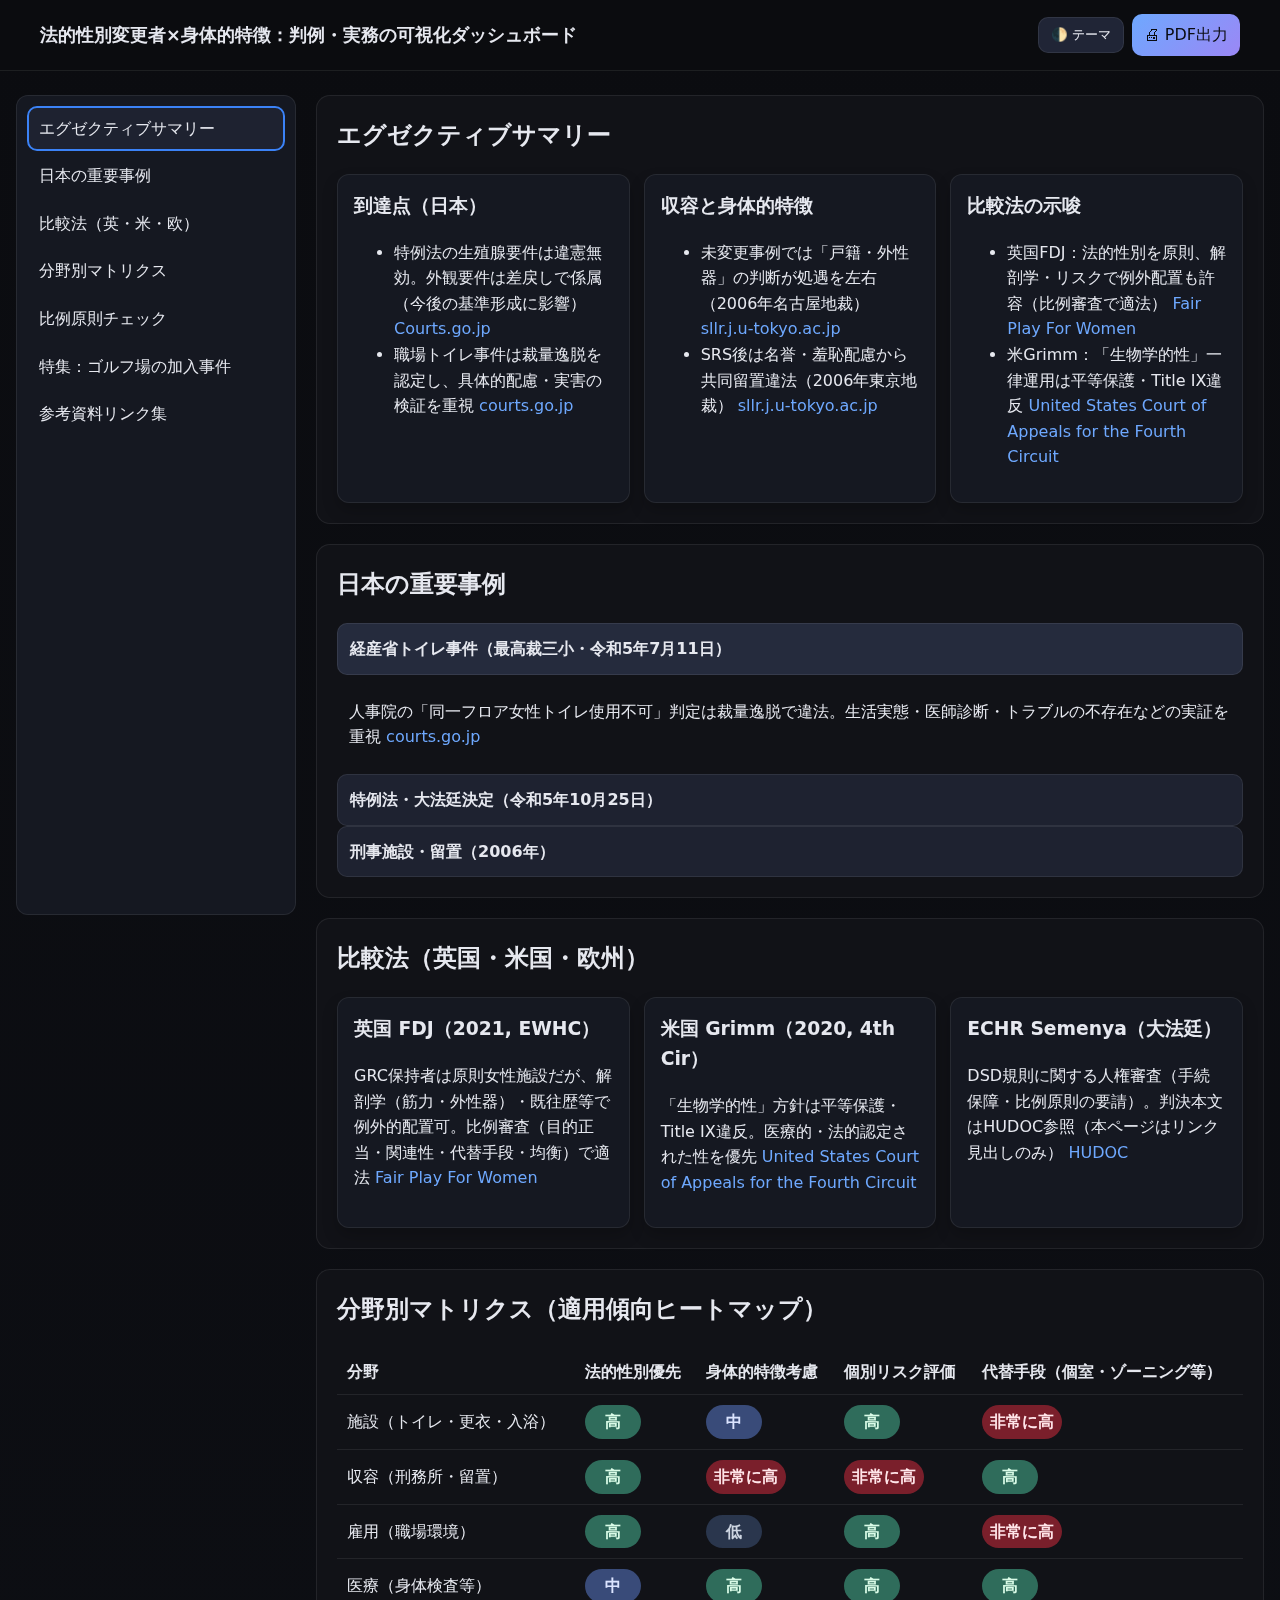
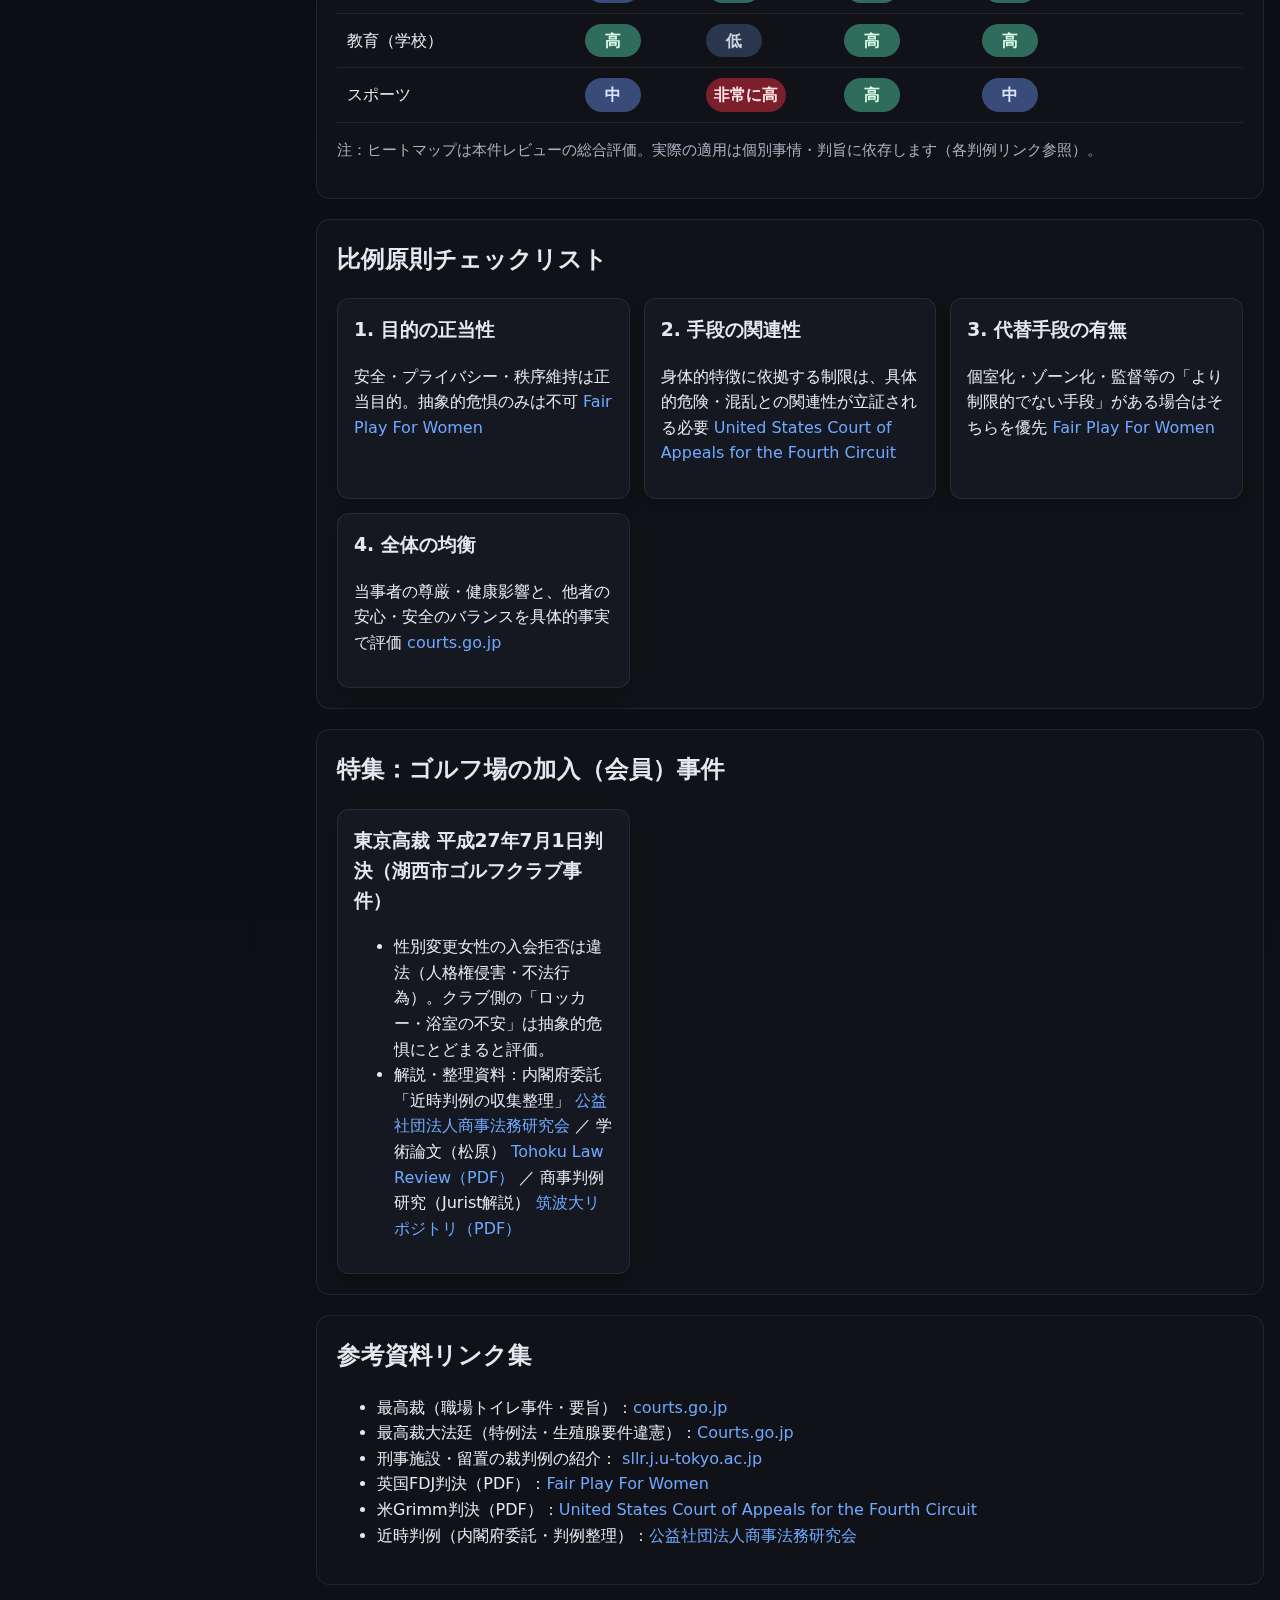
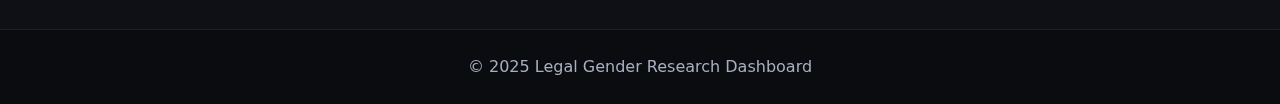
<file: index.html>
<!DOCTYPE html>
<html lang="ja">
<head>
  <meta charset="utf-8" />
  <meta name="viewport" content="width=device-width,initial-scale=1" />
  <meta name="theme-color" content="#0b0c10" />
  <title>法的性別変更者×身体的特徴：判例・実務の可視化ダッシュボード</title>
  <meta name="description" content="日本中心の主要判例と比較法（英・米・欧）を、図表で直感的に理解できる可視化レポート。ゴルフ場加入判例も収録。" />
  <link rel="stylesheet" href="./assets/css/styles.css" />
</head>
<body>
  <header class="site-header">
    <div class="container header-inner">
      <h1 class="site-title">法的性別変更者×身体的特徴：判例・実務の可視化ダッシュボード</h1>
      <div class="header-actions">
        <button id="themeToggle" class="btn btn-secondary" aria-label="テーマ切り替え">🌓 テーマ</button>
        <a class="btn btn-primary" href="#" onclick="window.print();return false;">🖨 PDF出力</a>
      </div>
    </div>
  </header>

  <div class="layout">
    <aside class="sidebar" aria-label="セクションナビゲーション">
      <nav class="side-nav">
        <ul>
          <li><a href="#summary">エグゼクティブサマリー</a></li>
          <li><a href="#japan-cases">日本の重要事例</a></li>
          <li><a href="#comparative">比較法（英・米・欧）</a></li>
          <li><a href="#matrix">分野別マトリクス</a></li>
          <li><a href="#proportionality">比例原則チェック</a></li>
          <li><a href="#golf">特集：ゴルフ場の加入事件</a></li>
          <li><a href="#references">参考資料リンク集</a></li>
        </ul>
      </nav>
    </aside>

    <main class="content">
      <section id="summary" class="section">
        <h2>エグゼクティブサマリー</h2>
        <div class="cards">
          <article class="card">
            <h3>到達点（日本）</h3>
            <ul>
              <li>特例法の生殖腺要件は違憲無効。外観要件は差戻しで係属（今後の基準形成に影響） <a href="https://www.courts.go.jp/app/files/hanrei_jp/527/092527_hanrei.pdf" target="_blank" rel="noopener">Courts.go.jp</a></li>
              <li>職場トイレ事件は裁量逸脱を認定し、具体的配慮・実害の検証を重視 <a href="https://www.courts.go.jp/app/hanrei_jp/detail2?id=92191" target="_blank" rel="noopener">courts.go.jp</a></li>
            </ul>
          </article>
          <article class="card">
            <h3>収容と身体的特徴</h3>
            <ul>
              <li>未変更事例では「戸籍・外性器」の判断が処遇を左右（2006年名古屋地裁） <a href="http://www.sllr.j.u-tokyo.ac.jp/06/papers/v06part05(nemoto).pdf" target="_blank" rel="noopener">sllr.j.u-tokyo.ac.jp</a></li>
              <li>SRS後は名誉・羞恥配慮から共同留置違法（2006年東京地裁） <a href="http://www.sllr.j.u-tokyo.ac.jp/06/papers/v06part05(nemoto).pdf" target="_blank" rel="noopener">sllr.j.u-tokyo.ac.jp</a></li>
            </ul>
          </article>
          <article class="card">
            <h3>比較法の示唆</h3>
            <ul>
              <li>英国FDJ：法的性別を原則、解剖学・リスクで例外配置も許容（比例審査で適法） <a href="https://fairplayforwomen.com/wp-content/uploads/2021/07/FDJ-v-SSJ-judgment-approved-as-handed-down-on-02.07.21-002.pdf" target="_blank" rel="noopener">Fair Play For Women</a></li>
              <li>米Grimm：「生物学的性」一律運用は平等保護・Title IX違反 <a href="https://www.ca4.uscourts.gov/opinions/191952.P.pdf" target="_blank" rel="noopener">United States Court of Appeals for the Fourth Circuit</a></li>
            </ul>
          </article>
        </div>
      </section>

      <section id="japan-cases" class="section">
        <h2>日本の重要事例</h2>

        <details class="accordion" open>
          <summary>経産省トイレ事件（最高裁三小・令和5年7月11日）</summary>
          <div class="accordion-body">
            <p>人事院の「同一フロア女性トイレ使用不可」判定は裁量逸脱で違法。生活実態・医師診断・トラブルの不存在などの実証を重視 <a href="https://www.courts.go.jp/app/hanrei_jp/detail2?id=92191" target="_blank" rel="noopener">courts.go.jp</a></p>
          </div>
        </details>

        <details class="accordion">
          <summary>特例法・大法廷決定（令和5年10月25日）</summary>
          <div class="accordion-body">
            <ul>
              <li>3条1項4号（生殖腺要件）：憲法13条違反・無効</li>
              <li>3条1項5号（外観要件）：審理差戻し（反対意見は公衆浴場の混乱回避目的に言及） <a href="https://www.courts.go.jp/app/files/hanrei_jp/527/092527_hanrei.pdf" target="_blank" rel="noopener">Courts.go.jp</a></li>
            </ul>
          </div>
        </details>

        <details class="accordion">
          <summary>刑事施設・留置（2006年）</summary>
          <div class="accordion-body">
            <ul>
              <li>名古屋地裁：戸籍男性・男性器一部残存→男性受刑者処遇は裁量内 <a href="http://www.sllr.j.u-tokyo.ac.jp/06/papers/v06part05(nemoto).pdf" target="_blank" rel="noopener">sllr.j.u-tokyo.ac.jp</a></li>
              <li>東京地裁：SRS後の者を男子と共同留置したのは違法（名誉・羞恥保護） <a href="http://www.sllr.j.u-tokyo.ac.jp/06/papers/v06part05(nemoto).pdf" target="_blank" rel="noopener">sllr.j.u-tokyo.ac.jp</a></li>
            </ul>
          </div>
        </details>
      </section>

      <section id="comparative" class="section">
        <h2>比較法（英国・米国・欧州）</h2>
        <div class="cards">
          <article class="card">
            <h3>英国 FDJ（2021, EWHC）</h3>
            <p>GRC保持者は原則女性施設だが、解剖学（筋力・外性器）・既往歴等で例外的配置可。比例審査（目的正当・関連性・代替手段・均衡）で適法 <a href="https://fairplayforwomen.com/wp-content/uploads/2021/07/FDJ-v-SSJ-judgment-approved-as-handed-down-on-02.07.21-002.pdf" target="_blank" rel="noopener">Fair Play For Women</a></p>
          </article>
          <article class="card">
            <h3>米国 Grimm（2020, 4th Cir）</h3>
            <p>「生物学的性」方針は平等保護・Title IX違反。医療的・法的認定された性を優先 <a href="https://www.ca4.uscourts.gov/opinions/191952.P.pdf" target="_blank" rel="noopener">United States Court of Appeals for the Fourth Circuit</a></p>
          </article>
          <article class="card">
            <h3>ECHR Semenya（大法廷）</h3>
            <p>DSD規則に関する人権審査（手続保障・比例原則の要請）。判決本文はHUDOC参照（本ページはリンク見出しのみ） <a href="https://hudoc.echr.coe.int/eng?i=001-244348" target="_blank" rel="noopener">HUDOC</a></p>
          </article>
        </div>
      </section>

      <section id="matrix" class="section">
        <h2>分野別マトリクス（適用傾向ヒートマップ）</h2>
        <div class="table-wrap">
          <table class="heatmap">
            <thead>
              <tr>
                <th>分野</th>
                <th>法的性別優先</th>
                <th>身体的特徴考慮</th>
                <th>個別リスク評価</th>
                <th>代替手段（個室・ゾーニング等）</th>
              </tr>
            </thead>
            <tbody>
              <tr>
                <td>施設（トイレ・更衣・入浴）</td>
                <td><span class="level level-3">高</span></td>
                <td><span class="level level-2">中</span></td>
                <td><span class="level level-3">高</span></td>
                <td><span class="level level-4">非常に高</span></td>
              </tr>
              <tr>
                <td>収容（刑務所・留置）</td>
                <td><span class="level level-3">高</span></td>
                <td><span class="level level-4">非常に高</span></td>
                <td><span class="level level-4">非常に高</span></td>
                <td><span class="level level-3">高</span></td>
              </tr>
              <tr>
                <td>雇用（職場環境）</td>
                <td><span class="level level-3">高</span></td>
                <td><span class="level level-1">低</span></td>
                <td><span class="level level-3">高</span></td>
                <td><span class="level level-4">非常に高</span></td>
              </tr>
              <tr>
                <td>医療（身体検査等）</td>
                <td><span class="level level-2">中</span></td>
                <td><span class="level level-3">高</span></td>
                <td><span class="level level-3">高</span></td>
                <td><span class="level level-3">高</span></td>
              </tr>
              <tr>
                <td>教育（学校）</td>
                <td><span class="level level-3">高</span></td>
                <td><span class="level level-1">低</span></td>
                <td><span class="level level-3">高</span></td>
                <td><span class="level level-3">高</span></td>
              </tr>
              <tr>
                <td>スポーツ</td>
                <td><span class="level level-2">中</span></td>
                <td><span class="level level-4">非常に高</span></td>
                <td><span class="level level-3">高</span></td>
                <td><span class="level level-2">中</span></td>
              </tr>
            </tbody>
          </table>
        </div>
        <p class="note">注：ヒートマップは本件レビューの総合評価。実際の適用は個別事情・判旨に依存します（各判例リンク参照）。</p>
      </section>

      <section id="proportionality" class="section">
        <h2>比例原則チェックリスト</h2>
        <div class="checklist cards">
          <article class="card">
            <h3>1. 目的の正当性</h3>
            <p>安全・プライバシー・秩序維持は正当目的。抽象的危惧のみは不可 <a href="https://fairplayforwomen.com/wp-content/uploads/2021/07/FDJ-v-SSJ-judgment-approved-as-handed-down-on-02.07.21-002.pdf" target="_blank" rel="noopener">Fair Play For Women</a></p>
          </article>
          <article class="card">
            <h3>2. 手段の関連性</h3>
            <p>身体的特徴に依拠する制限は、具体的危険・混乱との関連性が立証される必要 <a href="https://www.ca4.uscourts.gov/opinions/191952.P.pdf" target="_blank" rel="noopener">United States Court of Appeals for the Fourth Circuit</a></p>
          </article>
          <article class="card">
            <h3>3. 代替手段の有無</h3>
            <p>個室化・ゾーン化・監督等の「より制限的でない手段」がある場合はそちらを優先 <a href="https://fairplayforwomen.com/wp-content/uploads/2021/07/FDJ-v-SSJ-judgment-approved-as-handed-down-on-02.07.21-002.pdf" target="_blank" rel="noopener">Fair Play For Women</a></p>
          </article>
          <article class="card">
            <h3>4. 全体の均衡</h3>
            <p>当事者の尊厳・健康影響と、他者の安心・安全のバランスを具体的事実で評価 <a href="https://www.courts.go.jp/app/hanrei_jp/detail2?id=92191" target="_blank" rel="noopener">courts.go.jp</a></p>
          </article>
        </div>
      </section>

      <section id="golf" class="section">
        <h2>特集：ゴルフ場の加入（会員）事件</h2>
        <div class="cards">
          <article class="card">
            <h3>東京高裁 平成27年7月1日判決（湖西市ゴルフクラブ事件）</h3>
            <ul>
              <li>性別変更女性の入会拒否は違法（人格権侵害・不法行為）。クラブ側の「ロッカー・浴室の不安」は抽象的危惧にとどまると評価。</li>
              <li>解説・整理資料：内閣府委託「近時判例の収集整理」 <a href="https://www8.cao.go.jp/rikaizoshin/research/pdf/r06-precedent.pdf" target="_blank" rel="noopener">公益社団法人商事法務研究会</a> ／ 学術論文（松原） <a href="https://www.law.tohoku.ac.jp/research/publications/tohokulawreview/vol06/vol06part04.pdf" target="_blank" rel="noopener">Tohoku Law Review（PDF）</a> ／ 商事判例研究（Jurist解説） <a href="https://tsukuba.repo.nii.ac.jp/record/46438/files/jurist_1502-119.pdf" target="_blank" rel="noopener">筑波大リポジトリ（PDF）</a></li>
            </ul>
          </article>
        </div>
      </section>

      <section id="references" class="section">
        <h2>参考資料リンク集</h2>
        <ul class="ref-list">
          <li>最高裁（職場トイレ事件・要旨）：<a href="https://www.courts.go.jp/app/hanrei_jp/detail2?id=92191" target="_blank" rel="noopener">courts.go.jp</a></li>
          <li>最高裁大法廷（特例法・生殖腺要件違憲）：<a href="https://www.courts.go.jp/app/files/hanrei_jp/527/092527_hanrei.pdf" target="_blank" rel="noopener">Courts.go.jp</a></li>
          <li>刑事施設・留置の裁判例の紹介： <a href="http://www.sllr.j.u-tokyo.ac.jp/06/papers/v06part05(nemoto).pdf" target="_blank" rel="noopener">sllr.j.u-tokyo.ac.jp</a></li>
          <li>英国FDJ判決（PDF）：<a href="https://fairplayforwomen.com/wp-content/uploads/2021/07/FDJ-v-SSJ-judgment-approved-as-handed-down-on-02.07.21-002.pdf" target="_blank" rel="noopener">Fair Play For Women</a></li>
          <li>米Grimm判決（PDF）：<a href="https://www.ca4.uscourts.gov/opinions/191952.P.pdf" target="_blank" rel="noopener">United States Court of Appeals for the Fourth Circuit</a></li>
          <li>近時判例（内閣府委託・判例整理）：<a href="https://www8.cao.go.jp/rikaizoshin/research/pdf/r06-precedent.pdf" target="_blank" rel="noopener">公益社団法人商事法務研究会</a></li>
        </ul>
      </section>
    </main>
  </div>

  <footer class="site-footer">
    <div class="container">
      <p>© 2025 Legal Gender Research Dashboard</p>
    </div>
  </footer>

  <script src="./assets/js/main.js" defer></script>
</body>
</html>
</file>
<file: assets/css/styles.css>
/* ========== Reset & Base ========== */
*,*::before,*::after{box-sizing:border-box}
html,body{margin:0;padding:0}
body{
  --bg:#0b0c10;
  --card:#111217;
  --surface:#151821;
  --text:#e6e8ef;
  --muted:#a8afc1;
  --primary:#6ea8fe;
  --accent:#9b87f5;
  --success:#48c78e;
  --warn:#f6c343;
  --danger:#fa7a7a;
  --border:1px solid rgba(255,255,255,.08);
  font-family: system-ui,-apple-system,Segoe UI,Roboto,"ヒラギノ角ゴ ProN","Hiragino Kaku Gothic ProN","游ゴシック",YuGothic,"メイリオ",Meiryo,sans-serif;
  color:var(--text);
  background:linear-gradient(180deg,#0b0c10 0%,#0e1016 100%);
  line-height:1.6;
}
a{color:var(--primary);text-decoration:none}
a:hover{text-decoration:underline}
.container{max-width:1200px;margin:0 auto;padding:0 16px}

/* ========== Layout ========== */
.site-header{position:sticky;top:0;z-index:50;background:#0b0c10e6;border-bottom:var(--border);backdrop-filter:saturate(180%) blur(10px)}
.header-inner{display:flex;gap:16px;align-items:center;justify-content:space-between;padding:14px 0}
.site-title{font-size:1.1rem;margin:0;font-weight:700}
.header-actions{display:flex;gap:8px;align-items:center}

.layout{display:grid;grid-template-columns:280px 1fr;gap:20px;max-width:1400px;margin:24px auto;padding:0 16px}
.sidebar{position:sticky;top:64px;height:calc(100dvh - 80px);overflow:auto;padding:12px;background:var(--surface);border:var(--border);border-radius:12px}
.side-nav ul{list-style:none;padding:0;margin:0}
.side-nav li+li{margin-top:6px}
.side-nav a{display:block;padding:8px 10px;border-radius:8px;color:var(--text)}
.side-nav a.active,.side-nav a:hover{background:#1e2230}

.content{min-width:0}
.section{background:var(--card);border:var(--border);border-radius:14px;padding:20px;margin-bottom:20px}
.section h2{margin-top:0}

/* ========== Components ========== */
.cards{display:grid;grid-template-columns:repeat(12,1fr);gap:14px}
.card{grid-column:span 12;background:var(--surface);border:var(--border);border-radius:12px;padding:16px;box-shadow:0 8px 16px rgba(0,0,0,.2)}
.card h3{margin-top:0}
@media(min-width:900px){
  .card{grid-column:span 4}
}

.btn{display:inline-flex;align-items:center;gap:8px;padding:8px 12px;border-radius:10px;border:var(--border);background:#1e2230;color:var(--text);cursor:pointer}
.btn:hover{background:#23283a}
.btn-primary{background:linear-gradient(135deg,#6ea8fe,#9b87f5);border:none;color:#0a0b10}
.btn-secondary{background:#202536}
.note{color:var(--muted);font-size:.95rem}

/* Heatmap table */
.table-wrap{overflow:auto}
.heatmap{width:100%;border-collapse:separate;border-spacing:0}
.heatmap th,.heatmap td{padding:10px;border-bottom:var(--border);text-align:left;vertical-align:middle}
.level{display:inline-block;min-width:3.5em;text-align:center;padding:4px 8px;border-radius:999px;font-weight:700}
.level-0{background:#374151;color:#cdd5e1}
.level-1{background:#2a364d;color:#cdd5e1}
.level-2{background:#394b79;color:#dbe4ff}
.level-3{background:#2f6c5b;color:#d9fbe7}
.level-4{background:#7a1f2b;color:#ffe5e9}

/* Accordion */
.accordion summary{list-style:none;cursor:pointer;padding:12px;border-radius:10px;background:#1e2230;border:var(--border);font-weight:700}
.accordion[open] summary{background:#252b3d}
.accordion-body{padding:8px 12px}
.accordion summary::-webkit-details-marker{display:none}

/* Footer */
.site-footer{padding:24px 0;border-top:var(--border);background:#0b0c10}
.site-footer p{margin:0;text-align:center;color:var(--muted)}

/* Light theme */
body.theme-light{
  --bg:#f7f9fc;
  --card:#ffffff;
  --surface:#ffffff;
  --text:#0b0c10;
  --muted:#4b5563;
  --primary:#2457e6;
  --accent:#7c4dff;
  --success:#2e7d32;
  --warn:#b26a00;
  --danger:#c62828;
  --border:1px solid rgba(0,0,0,.08);
  background:#f7f9fc;
}

/* Print */
@media print{
  .sidebar,.site-header,.site-footer{display:none!important}
  body{background:#fff;color:#000}
  .layout{grid-template-columns:1fr;padding:0}
  .section{box-shadow:none;border:1px solid #ccc}
}

/* Active link highlight */
.side-nav a.active{outline:2px solid #3b82f6}

/* Small screens */
@media(max-width:960px){
  .layout{grid-template-columns:1fr}
  .sidebar{position:relative;height:auto}
  .cards{grid-template-columns:1fr}
}
</file>
